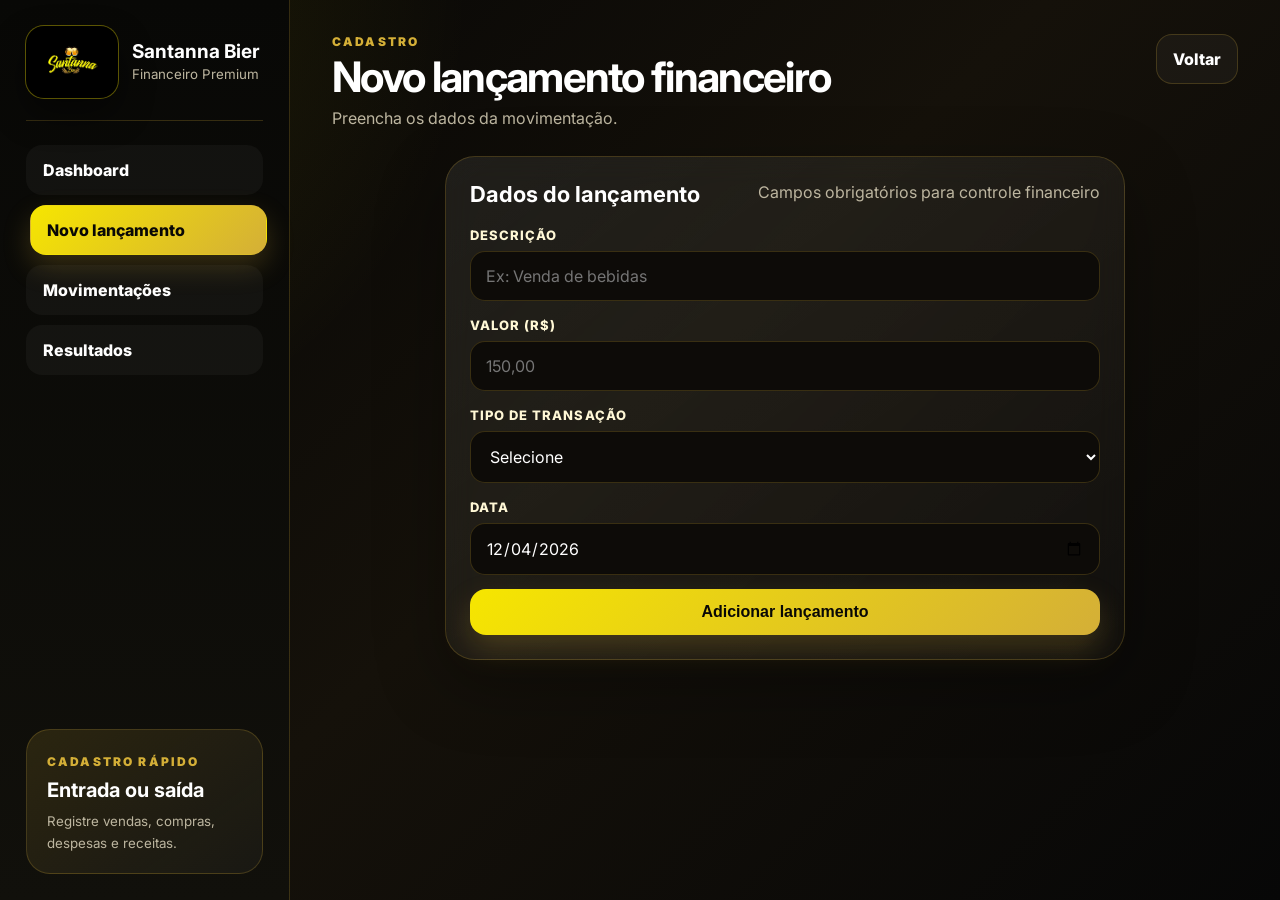
<file: cadastro.html>
<!DOCTYPE html>
<html lang="pt-BR">
<head><meta charset="UTF-8"><meta name="viewport" content="width=device-width, initial-scale=1.0"><title>Novo lançamento | Santanna Bier</title>
  <link rel="icon" type="image/png" href="favicon.png">
  <link rel="shortcut icon" type="image/png" href="favicon.png">
  <link rel="apple-touch-icon" href="favicon.png"><link rel="preconnect" href="https://fonts.googleapis.com"><link rel="preconnect" href="https://fonts.gstatic.com" crossorigin><link href="https://fonts.googleapis.com/css2?family=Inter:wght@400;500;600;700;800;900&display=swap" rel="stylesheet"><link rel="stylesheet" href="style.css"></head>
<body><div class="app-shell"><aside class="sidebar"><div class="brand-box"><img src="logo-santanna-bier.png" alt="Logo Santanna Bier"><div><strong>Santanna Bier</strong><small>Financeiro Premium</small></div></div><nav class="menu"><a href="index.html">Dashboard</a><a href="cadastro.html" class="active">Novo lançamento</a><a href="lancamentos.html">Movimentações</a><a href="resultados.html">Resultados</a></nav><div class="sidebar-card"><span>Cadastro rápido</span><strong>Entrada ou saída</strong><small>Registre vendas, compras, despesas e receitas.</small></div></aside><main class="main-content"><header class="topbar"><div><p class="eyebrow">Cadastro</p><h1>Novo lançamento financeiro</h1><span>Preencha os dados da movimentação.</span></div><a class="btn-ghost" href="index.html">Voltar</a></header><section class="form-page"><form id="formLancamento" class="panel form-card"><div class="panel-title"><h3>Dados do lançamento</h3><span>Campos obrigatórios para controle financeiro</span></div><label>Descrição</label><input type="text" id="descricao" placeholder="Ex: Venda de bebidas" required><label>Valor (R$)</label><input type="number" id="valor" placeholder="150,00" step="0.01" min="0.01" required><label>Tipo de transação</label><select id="tipo" required><option value="">Selecione</option><option value="Entrada">Entrada</option><option value="Saída">Saída</option></select><label>Data</label><input type="date" id="data" required><button class="btn-primary full" type="submit">Adicionar lançamento</button></form></section></main></div><script src="script.js"></script><script>configurarFormulario();</script></body></html>
</file>
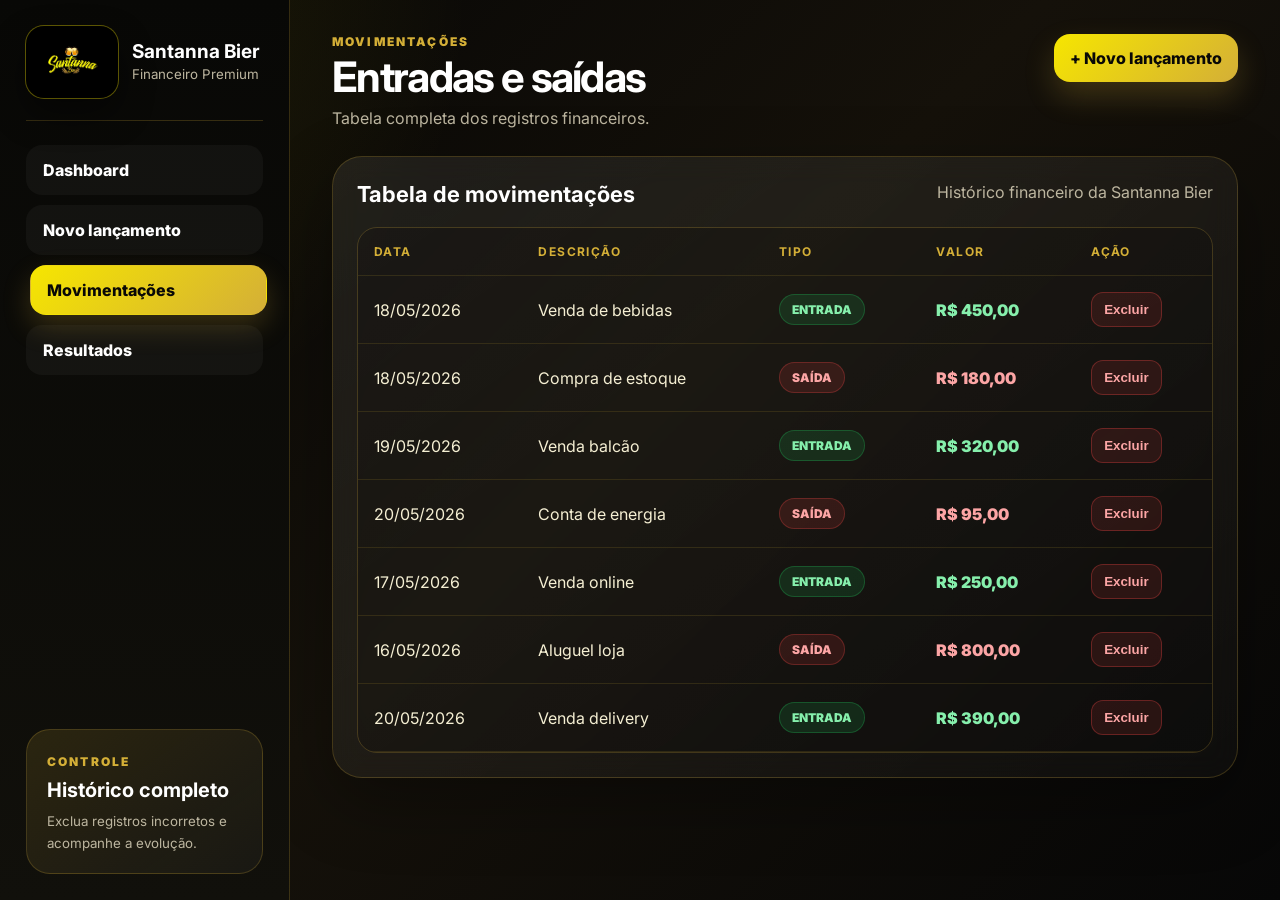
<file: lancamentos.html>
<!DOCTYPE html>
<html lang="pt-BR">
<head><meta charset="UTF-8"><meta name="viewport" content="width=device-width, initial-scale=1.0"><title>Movimentações | Santanna Bier</title>
  <link rel="icon" type="image/png" href="favicon.png">
  <link rel="shortcut icon" type="image/png" href="favicon.png">
  <link rel="apple-touch-icon" href="favicon.png"><link rel="preconnect" href="https://fonts.googleapis.com"><link rel="preconnect" href="https://fonts.gstatic.com" crossorigin><link href="https://fonts.googleapis.com/css2?family=Inter:wght@400;500;600;700;800;900&display=swap" rel="stylesheet"><link rel="stylesheet" href="style.css"></head>
<body><div class="app-shell"><aside class="sidebar"><div class="brand-box"><img src="logo-santanna-bier.png" alt="Logo Santanna Bier"><div><strong>Santanna Bier</strong><small>Financeiro Premium</small></div></div><nav class="menu"><a href="index.html">Dashboard</a><a href="cadastro.html">Novo lançamento</a><a href="lancamentos.html" class="active">Movimentações</a><a href="resultados.html">Resultados</a></nav><div class="sidebar-card"><span>Controle</span><strong>Histórico completo</strong><small>Exclua registros incorretos e acompanhe a evolução.</small></div></aside><main class="main-content"><header class="topbar"><div><p class="eyebrow">Movimentações</p><h1>Entradas e saídas</h1><span>Tabela completa dos registros financeiros.</span></div><a class="btn-primary" href="cadastro.html">+ Novo lançamento</a></header><section class="panel"><div class="panel-title"><h3>Tabela de movimentações</h3><span>Histórico financeiro da Santanna Bier</span></div><div class="table-wrap"><table><thead><tr><th>Data</th><th>Descrição</th><th>Tipo</th><th>Valor</th><th>Ação</th></tr></thead><tbody id="tabelaLancamentos"></tbody></table></div></section></main></div><script src="script.js"></script><script>carregarLancamentos();</script></body></html>
</file>
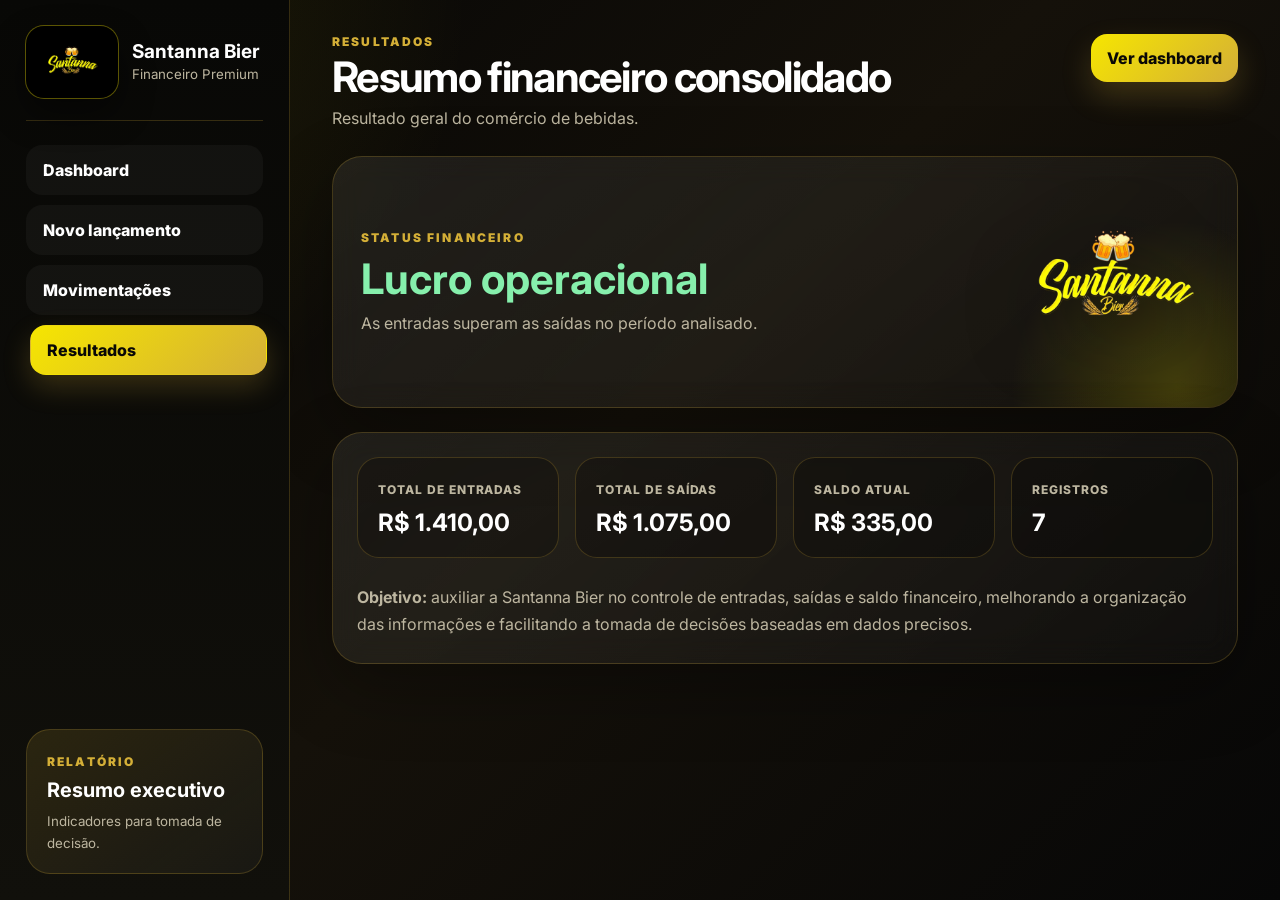
<file: resultados.html>
<!DOCTYPE html>
<html lang="pt-BR">
<head><meta charset="UTF-8"><meta name="viewport" content="width=device-width, initial-scale=1.0"><title>Resultados | Santanna Bier</title>
  <link rel="icon" type="image/png" href="favicon.png">
  <link rel="shortcut icon" type="image/png" href="favicon.png">
  <link rel="apple-touch-icon" href="favicon.png"><link rel="preconnect" href="https://fonts.googleapis.com"><link rel="preconnect" href="https://fonts.gstatic.com" crossorigin><link href="https://fonts.googleapis.com/css2?family=Inter:wght@400;500;600;700;800;900&display=swap" rel="stylesheet"><link rel="stylesheet" href="style.css"></head>
<body><div class="app-shell"><aside class="sidebar"><div class="brand-box"><img src="logo-santanna-bier.png" alt="Logo Santanna Bier"><div><strong>Santanna Bier</strong><small>Financeiro Premium</small></div></div><nav class="menu"><a href="index.html">Dashboard</a><a href="cadastro.html">Novo lançamento</a><a href="lancamentos.html">Movimentações</a><a href="resultados.html" class="active">Resultados</a></nav><div class="sidebar-card"><span>Relatório</span><strong>Resumo executivo</strong><small>Indicadores para tomada de decisão.</small></div></aside><main class="main-content"><header class="topbar"><div><p class="eyebrow">Resultados</p><h1>Resumo financeiro consolidado</h1><span>Resultado geral do comércio de bebidas.</span></div><a class="btn-primary" href="index.html">Ver dashboard</a></header><section class="hero-card results"><div><p class="eyebrow">Status financeiro</p><h2 id="statusResultado">Análise</h2><span id="mensagemResultado">Calculando desempenho...</span></div><div class="hero-logo"><img src="logo-santanna-bier.png" alt="Santanna Bier"></div></section><section class="panel"><div class="metrics-grid"><div class="metric"><span>Total de entradas</span><strong id="resultadoEntradas">R$ 0,00</strong></div><div class="metric"><span>Total de saídas</span><strong id="resultadoSaidas">R$ 0,00</strong></div><div class="metric"><span>Saldo atual</span><strong id="resultadoSaldo">R$ 0,00</strong></div><div class="metric"><span>Registros</span><strong id="resultadoRegistros">0</strong></div></div><p class="report-text"><strong>Objetivo:</strong> auxiliar a Santanna Bier no controle de entradas, saídas e saldo financeiro, melhorando a organização das informações e facilitando a tomada de decisões baseadas em dados precisos.</p></section></main></div><script src="script.js"></script><script>carregarResultados();</script></body></html>
</file>
<file: style.css>
:root{--black:#050505;--black2:#11100b;--panel:#17140e;--gold:#d4af37;--yellow:#f6e600;--cream:#fff8d6;--text:#f7f3df;--muted:#bdb6a0;--bg:#0a0907;--line:rgba(212,175,55,.22);--green:#22c55e;--red:#ef4444;--blue:#60a5fa;--shadow:0 24px 70px rgba(0,0,0,.32)}*{box-sizing:border-box;margin:0;padding:0}body{font-family:Inter,system-ui,Segoe UI,sans-serif;background:radial-gradient(circle at top left,rgba(246,230,0,.12),transparent 30%),linear-gradient(135deg,#050505,#15110a 48%,#070707);color:var(--text);min-height:100vh}.loading{position:fixed;inset:0;z-index:99;background:#050505;display:grid;place-items:center;animation:hide 1.2s ease forwards}.loader-card{display:flex;align-items:center;gap:18px;padding:22px 26px;border:1px solid var(--line);border-radius:26px;background:rgba(255,255,255,.04);box-shadow:var(--shadow)}.loader-card img{width:120px}.loader-card span{color:var(--cream);font-weight:700}@keyframes hide{0%,75%{opacity:1;visibility:visible}100%{opacity:0;visibility:hidden}}.app-shell{display:grid;grid-template-columns:290px 1fr;min-height:100vh}.sidebar{position:sticky;top:0;height:100vh;padding:26px;background:linear-gradient(180deg,#080806,#11100b);border-right:1px solid var(--line);display:flex;flex-direction:column;gap:24px}.brand-box{display:flex;gap:14px;align-items:center;padding-bottom:22px;border-bottom:1px solid var(--line)}.brand-box img{width:92px;height:72px;object-fit:contain;background:#000;border-radius:18px;padding:6px;box-shadow:0 0 0 1px rgba(246,230,0,.35),0 16px 35px rgba(0,0,0,.45)}.brand-box strong{display:block;font-size:19px;color:#fff}.brand-box small,.sidebar-card small,.topbar span,.panel-title span,.hero-card span{color:var(--muted);line-height:1.45}.menu{display:grid;gap:10px}.menu a,.btn-primary,.btn-ghost{color:#fff;text-decoration:none;border-radius:16px;padding:14px 16px;font-weight:800;transition:.25s}.menu a{background:rgba(255,255,255,.035);border:1px solid transparent}.menu a:hover,.menu a.active{background:linear-gradient(135deg,var(--yellow),var(--gold));color:#090806;transform:translateX(4px);box-shadow:0 12px 28px rgba(212,175,55,.22)}.sidebar-card{margin-top:auto;border:1px solid var(--line);border-radius:24px;padding:20px;background:linear-gradient(145deg,rgba(212,175,55,.14),rgba(255,255,255,.035))}.sidebar-card span,.eyebrow{color:var(--gold);font-size:12px;text-transform:uppercase;letter-spacing:.18em;font-weight:900}.sidebar-card strong{display:block;margin:8px 0;color:#fff;font-size:20px}.main-content{padding:34px 42px 60px;overflow:hidden}.topbar{display:flex;justify-content:space-between;align-items:flex-start;gap:22px;margin-bottom:26px}.topbar h1{font-size:42px;line-height:1.05;margin:6px 0 8px;color:#fff;letter-spacing:-.04em}.btn-primary{display:inline-flex;align-items:center;justify-content:center;background:linear-gradient(135deg,var(--yellow),var(--gold));color:#090806;border:0;box-shadow:0 14px 30px rgba(212,175,55,.22);cursor:pointer}.btn-primary:hover,.btn-ghost:hover{transform:translateY(-2px)}.btn-ghost{border:1px solid var(--line);background:rgba(255,255,255,.04)}.full{width:100%;font-size:16px;margin-top:14px}.hero-card,.panel,.glass-panel,.stat-card{border:1px solid var(--line);background:linear-gradient(145deg,rgba(255,255,255,.075),rgba(255,255,255,.025));border-radius:30px;box-shadow:var(--shadow);backdrop-filter:blur(14px)}.hero-card{padding:28px;display:flex;justify-content:space-between;align-items:center;margin-bottom:24px;position:relative;overflow:hidden}.hero-card:before{content:"";position:absolute;inset:auto -120px -160px auto;width:360px;height:360px;background:radial-gradient(circle,rgba(246,230,0,.20),transparent 65%)}.hero-card h2{font-size:30px;color:#fff;margin:8px 0}.hero-logo img{width:190px;max-width:100%;filter:drop-shadow(0 20px 35px rgba(0,0,0,.55))}.filters{display:grid;grid-template-columns:1fr 1fr 1fr;gap:16px;padding:18px;margin-bottom:24px}.filters div{display:grid;gap:8px}.filters label,label{color:var(--cream);font-size:13px;font-weight:800;text-transform:uppercase;letter-spacing:.08em}input,select{width:100%;background:#0d0b08;border:1px solid var(--line);color:#fff;border-radius:15px;padding:14px 15px;font:inherit;outline:none}input:focus,select:focus{border-color:var(--yellow);box-shadow:0 0 0 4px rgba(246,230,0,.10)}.cards-grid{display:grid;grid-template-columns:repeat(3,1fr);gap:18px;margin-bottom:24px}.stat-card{padding:24px;position:relative;overflow:hidden;transition:.25s}.stat-card:hover,.metric:hover,.panel:hover{transform:translateY(-4px)}.stat-card:after{content:"";position:absolute;right:-40px;top:-40px;width:140px;height:140px;border-radius:999px;background:rgba(255,255,255,.045)}.stat-card span,.metric span{color:var(--muted);font-weight:800;text-transform:uppercase;letter-spacing:.08em;font-size:12px}.stat-card strong{display:block;font-size:32px;margin:10px 0;color:#fff}.stat-card small{color:var(--muted)}.entrada{border-top:4px solid var(--green)}.saida{border-top:4px solid var(--red)}.saldo{border-top:4px solid var(--blue)}.chart-grid{display:grid;grid-template-columns:1fr 1fr;gap:20px;margin-bottom:24px}.panel{padding:24px;margin-bottom:24px;transition:.25s}.panel-title{display:flex;justify-content:space-between;gap:16px;align-items:flex-start;margin-bottom:20px}.panel-title h3{font-size:22px;color:#fff}.chart-grid canvas{max-height:310px}.metrics-grid{display:grid;grid-template-columns:repeat(4,1fr);gap:16px}.metric{padding:20px;border:1px solid var(--line);border-radius:22px;background:rgba(0,0,0,.24);transition:.25s}.metric strong{display:block;margin-top:10px;font-size:24px;color:#fff}.table-wrap{overflow:auto;border-radius:20px;border:1px solid var(--line)}table{width:100%;border-collapse:collapse;min-width:720px;background:rgba(0,0,0,.18)}th,td{text-align:left;padding:16px;border-bottom:1px solid rgba(212,175,55,.14)}th{color:var(--gold);font-size:12px;text-transform:uppercase;letter-spacing:.12em}td{color:#f5efd3}.badge{display:inline-flex;padding:7px 12px;border-radius:999px;font-size:12px;font-weight:900;text-transform:uppercase}.badge-entrada{background:rgba(34,197,94,.14);color:#86efac;border:1px solid rgba(34,197,94,.28)}.badge-saida{background:rgba(239,68,68,.14);color:#fca5a5;border:1px solid rgba(239,68,68,.28)}.valor-entrada{color:#86efac;font-weight:900}.valor-saida{color:#fca5a5;font-weight:900}.btn-excluir{background:rgba(239,68,68,.12);border:1px solid rgba(239,68,68,.32);color:#fca5a5;border-radius:12px;padding:9px 12px;cursor:pointer;font-weight:800}.form-page{display:grid;place-items:center}.form-card{width:min(680px,100%)}.form-card label{display:block;margin:16px 0 8px}.report-text{margin-top:26px;color:var(--muted);line-height:1.7;font-size:16px}.results h2{font-size:42px}@media(max-width:1100px){.app-shell{grid-template-columns:1fr}.sidebar{position:relative;height:auto}.main-content{padding:28px 20px}.cards-grid,.chart-grid,.filters,.metrics-grid{grid-template-columns:1fr 1fr}.topbar{flex-direction:column}.hero-card{flex-direction:column;align-items:flex-start}}@media(max-width:680px){.cards-grid,.chart-grid,.filters,.metrics-grid{grid-template-columns:1fr}.topbar h1{font-size:34px}.hero-card h2{font-size:24px}.brand-box img{width:78px}.main-content{padding:22px 14px}.panel,.hero-card{border-radius:22px;padding:18px}}
</file>
